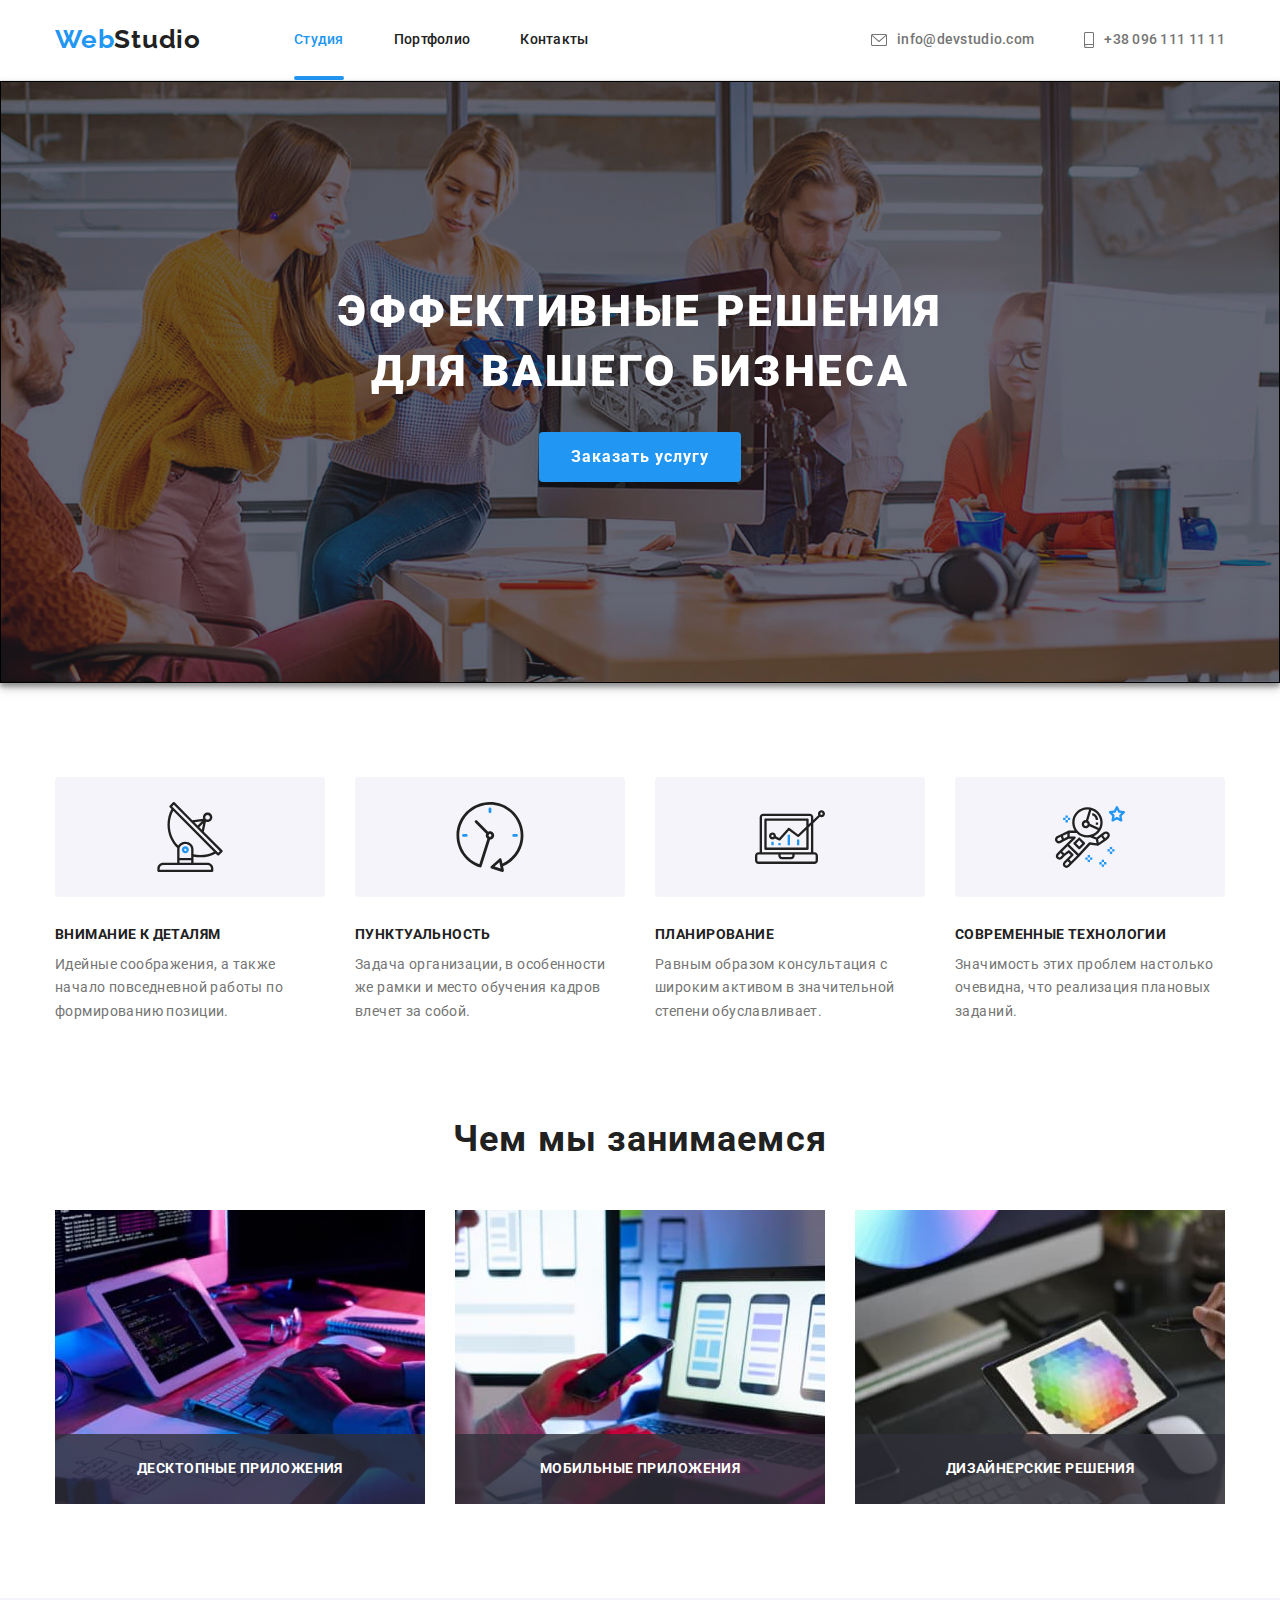
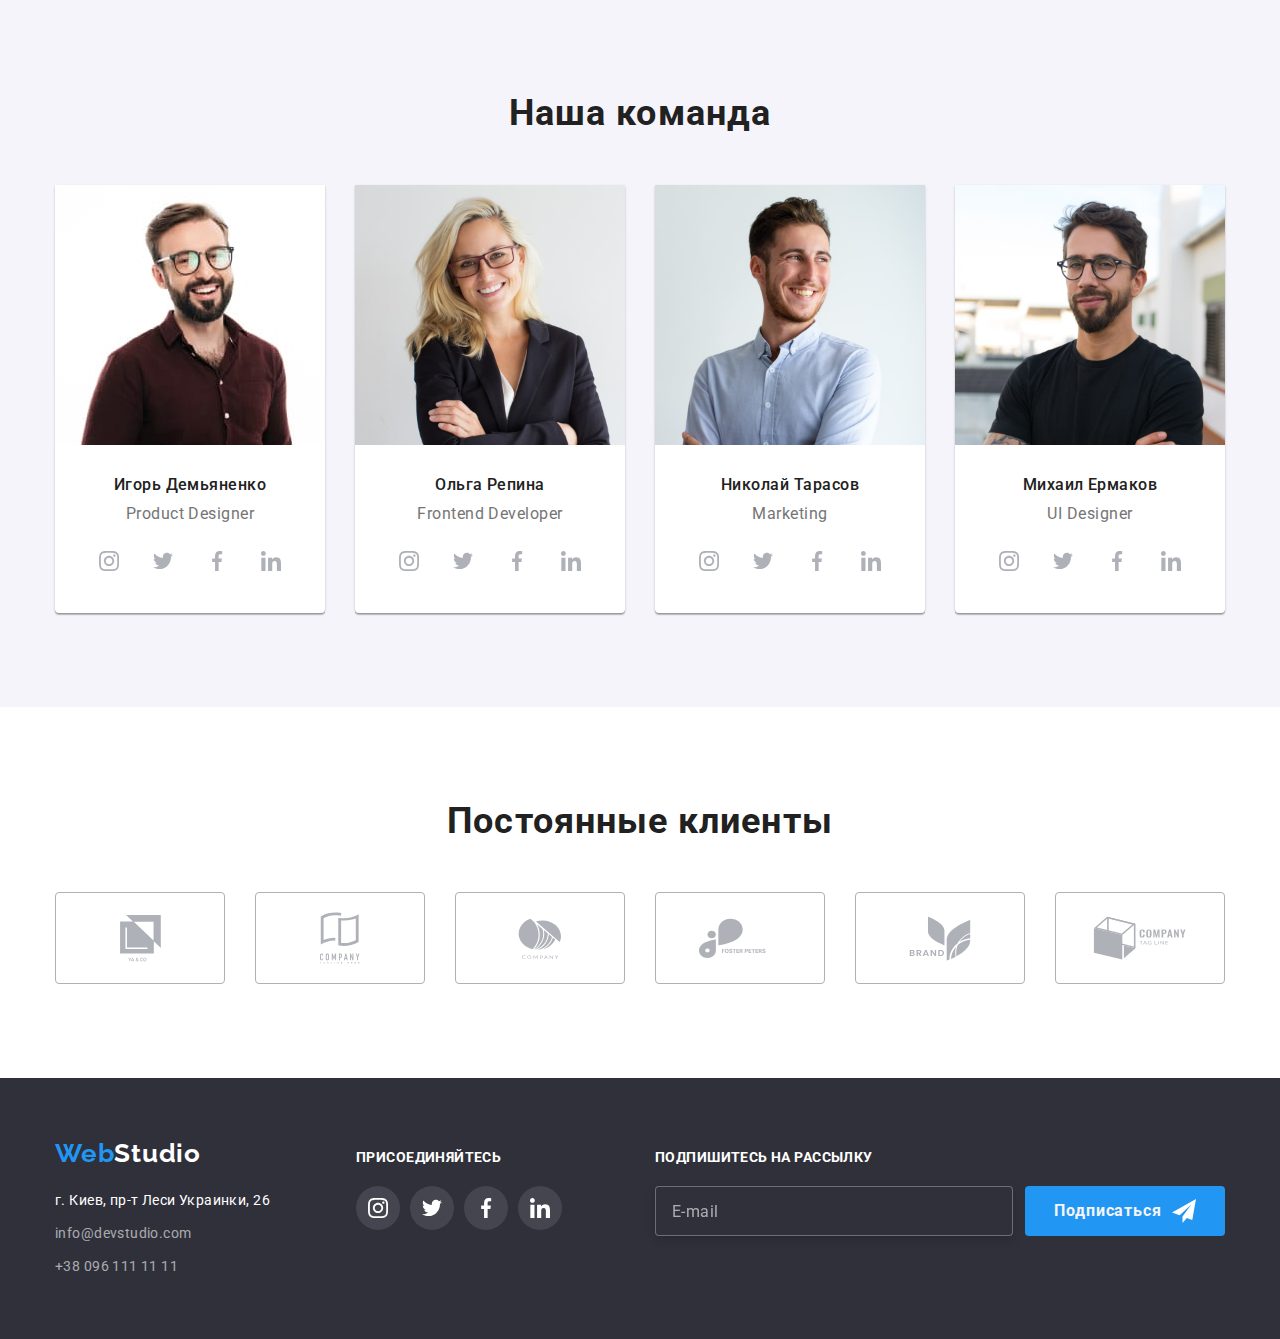
<file: index.html>
<!DOCTYPE html>
<html lang="ru">
  <head>
    <meta charset="UTF-8" />
    <meta http-equiv="X-UA-Compatible" content="IE=edge" />
    <meta name="viewport" content="width=device-width, initial-scale=1.0" />
    <title>WebStudio</title>
    <link rel="preconnect" href="https://fonts.gstatic.com" />
    <link
      href="https://fonts.googleapis.com/css2?family=Raleway:wght@700&family=Roboto:wght@400;500;700;900&display=swap"
      rel="stylesheet"
    />
    <link
      rel="stylesheet"
      href="https://cdnjs.cloudflare.com/ajax/libs/modern-normalize/1.0.0/modern-normalize.min.css"
    />
    <link rel="stylesheet" href="./css/styles.css" />
    <script src="./js/jquery-3.6.0.min.js"></script>
  </head>
  <body>
    <!-- header -->
    <header class="page-header">
      <div class="container header-container">
        <a href="./index.html" class="logo">Web<span class="logo-span-header">Studio</span></a>
        <nav class="page-nav">
          <ul class="nav-list list">
            <li class="nav-list-item">
              <a href="./index.html" class="current-page nav-link link">Студия</a>
            </li>
            <li class="nav-list-item">
              <a href="./portfolio.html" class="nav-link link">Портфолио</a>
            </li>
            <li class="nav-list-item" id="anchor"><a href="#contacts" class="nav-link link">Контакты</a></li>
          </ul>
        </nav>
        <ul class="header-contacts-list list">
          <li class="header-contacts-list-item">
            <a href="mailto:info@devstudio.com" class="header-contacts-link link">
              <svg class="envelope-icon">
                <use href="./images/icons.svg#icon-envelope"></use>
              </svg>
              info@devstudio.com
            </a>
          </li>
          <li class="header-contacts-list-item">
            <a href="tel:+380961111111" class="header-contacts-link link">
              <svg class="smartphone-icon">
                <use href="./images/icons.svg#icon-smartphone"></use>
              </svg>
              +38 096 111 11 11
            </a>
          </li>
        </ul>
      </div>
    </header>
    <!-- header -->
    <main>
      <!-- HERO section -->
      <section class="hero section">
        <div class="container hero-container">
          <h1 class="hero-title">Эффективные решения для вашего бизнеса</h1>
          <button data-modal-open type="button" class="button hero-button">Заказать услугу</button>
        </div>
      </section>
      <!-- HERO section -->

      <!-- advantages section -->
      <section class="advantages-section section">
        <div class="container advantages-container">
          <h2 class="hidden">Преимущества</h2>
          <ul class="advantages-list list">
            <li class="advantages-list-item">
              <div class="advantages-svg-background">
                <svg class="antenna-icon">
                  <use href="./images/icons.svg#icon-antenna"></use>
                </svg>
              </div>
              <h3 class="advantages-title title">Внимание к деталям</h3>
              <p class="advantages-text text">
                Идейные соображения, а также начало повседневной работы по формированию позиции.
              </p>
            </li>
            <li class="advantages-list-item">
              <div class="advantages-svg-background">
                <svg class="clock-icon">
                  <use href="./images/icons.svg#icon-clock"></use>
                </svg>
              </div>
              <h3 class="advantages-title title">Пунктуальность</h3>
              <p class="advantages-text text">
                Задача организации, в особенности же рамки и место обучения кадров влечет за собой.
              </p>
            </li>
            <li class="advantages-list-item">
              <div class="advantages-svg-background">
                <svg class="diagram-icon">
                  <use href="./images/icons.svg#icon-diagram"></use>
                </svg>
              </div>
              <h3 class="advantages-title title">Планирование</h3>
              <p class="advantages-text text">
                Равным образом консультация с широким активом в значительной степени обуславливает.
              </p>
            </li>
            <li class="advantages-list-item">
              <div class="advantages-svg-background">
                <svg class="astronaut-icon">
                  <use href="./images/icons.svg#icon-astronaut"></use>
                </svg>
              </div>
              <h3 class="advantages-title title">Современные технологии</h3>
              <p class="advantages-text text">
                Значимость этих проблем настолько очевидна, что реализация плановых заданий.
              </p>
            </li>
          </ul>
        </div>
      </section>
      <!-- advantages section -->

      <!-- what are we doing section -->
      <section class="what-are-we-doing-section section">
        <div class="container what-are-we-doing-container">
          <h2 class="what-are-we-doing-title title">Чем мы занимаемся</h2>
          <ul class="what-are-we-doing-list list">
            <li class="what-are-we-doing-list-item">
              <div class="img-wawd-container">
                <img
                  src="./images/layout.jpg"
                  alt="Разрабатываем макет"
                  width="370"
                  class="image"
                />
                <p class="wawd-text text">Десктопные приложения</p>
              </div>
            </li>
            <li class="what-are-we-doing-list-item">
              <div class="img-wawd-container">
                <img src="./images/layout1.jpg" alt="Адаптируем макет" width="370" class="image" />
                <p class="wawd-text text">Мобильные приложения</p>
              </div>
            </li>
            <li class="what-are-we-doing-list-item">
              <div class="img-wawd-container">
                <img src="./images/layout2.jpg" alt="Рисуем макет" width="370" class="image" />
                <p class="wawd-text text">Дизайнерские решения</p>
              </div>
            </li>
          </ul>
        </div>
      </section>
      <!-- what are we doing section -->

      <!-- our team section -->
      <section class="our-team-section section">
        <div class="container our-team-container">
          <h2 class="our-team-title title">Наша команда</h2>
          <ul class="our-team-list list">
            <li class="our-team-list-item">
              <img
                src="./images/ihor.jpg"
                alt="Член команды, Product Designer"
                width="270"
                class="img-team image"
              />

              <div class="our-team-text-container">
                <h3 class="our-team-second-title title">Игорь Демьяненко</h3>
                <p class="our-team-text text">Product Designer</p>
                <ul class="our-team-social-media-list list">
                  <li class="our-team-social-media-list-item">
                    <a href="" class="our-team-social-media-list-link link icon-container">
                      <svg class="our-team-social-media-list-item-icon color">
                        <use href="./images/icons.svg#icon-instagram"></use>
                      </svg>
                    </a>
                  </li>
                  <li class="our-team-social-media-list-item">
                    <a href="" class="our-team-social-media-list-link link icon-container">
                      <svg class="our-team-social-media-list-item-icon color">
                        <use href="./images/icons.svg#icon-twitter"></use>
                      </svg>
                    </a>
                  </li>
                  <li class="our-team-social-media-list-item">
                    <a href="" class="our-team-social-media-list-link link icon-container">
                      <svg class="our-team-social-media-list-item-icon color">
                        <use href="./images/icons.svg#icon-facebook"></use>
                      </svg>
                    </a>
                  </li>
                  <li class="our-team-social-media-list-item">
                    <a href="" class="our-team-social-media-list-link link icon-container">
                      <svg class="our-team-social-media-list-item-icon color">
                        <use href="./images/icons.svg#icon-linkedin"></use>
                      </svg>
                    </a>
                  </li>
                </ul>
              </div>
            </li>
            <li class="our-team-list-item">
              <img
                src="./images/olga.jpg"
                alt="Член команды, FrontEnd Developer"
                width="270"
                class="img-team image"
              />

              <div class="our-team-text-container">
                <h3 class="our-team-second-title title">Ольга Репина</h3>
                <p class="our-team-text text">Frontend Developer</p>
                <ul class="our-team-social-media-list list">
                  <li class="our-team-social-media-list-item">
                    <a href="" class="our-team-social-media-list-link link icon-container">
                      <svg class="our-team-social-media-list-item-icon color">
                        <use href="./images/icons.svg#icon-instagram"></use>
                      </svg>
                    </a>
                  </li>
                  <li class="our-team-social-media-list-item">
                    <a href="" class="our-team-social-media-list-link link icon-container">
                      <svg class="our-team-social-media-list-item-icon color">
                        <use href="./images/icons.svg#icon-twitter"></use>
                      </svg>
                    </a>
                  </li>
                  <li class="our-team-social-media-list-item">
                    <a href="" class="our-team-social-media-list-link link icon-container">
                      <svg class="our-team-social-media-list-item-icon color">
                        <use href="./images/icons.svg#icon-facebook"></use>
                      </svg>
                    </a>
                  </li>
                  <li class="our-team-social-media-list-item">
                    <a href="" class="our-team-social-media-list-link link icon-container">
                      <svg class="our-team-social-media-list-item-icon color">
                        <use href="./images/icons.svg#icon-linkedin"></use>
                      </svg>
                    </a>
                  </li>
                </ul>
              </div>
            </li>
            <li class="our-team-list-item">
              <img
                src="./images/nikolay.jpg"
                alt="Член команды, Marketing"
                width="270"
                class="img-team image"
              />

              <div class="our-team-text-container">
                <h3 class="our-team-second-title title">Николай Тарасов</h3>
                <p class="our-team-text text">Marketing</p>
                <ul class="our-team-social-media-list list">
                  <li class="our-team-social-media-list-item">
                    <a href="" class="our-team-social-media-list-link link icon-container">
                      <svg class="our-team-social-media-list-item-icon color">
                        <use href="./images/icons.svg#icon-instagram"></use>
                      </svg>
                    </a>
                  </li>
                  <li class="our-team-social-media-list-item">
                    <a href="" class="our-team-social-media-list-link link icon-container">
                      <svg class="our-team-social-media-list-item-icon color">
                        <use href="./images/icons.svg#icon-twitter"></use>
                      </svg>
                    </a>
                  </li>
                  <li class="our-team-social-media-list-item">
                    <a href="" class="our-team-social-media-list-link link icon-container">
                      <svg class="our-team-social-media-list-item-icon color">
                        <use href="./images/icons.svg#icon-facebook"></use>
                      </svg>
                    </a>
                  </li>
                  <li class="our-team-social-media-list-item">
                    <a href="" class="our-team-social-media-list-link link icon-container">
                      <svg class="our-team-social-media-list-item-icon color">
                        <use href="./images/icons.svg#icon-linkedin"></use>
                      </svg>
                    </a>
                  </li>
                </ul>
              </div>
            </li>
            <li class="our-team-list-item">
              <img
                src="./images/michael.jpg"
                alt="Член команды, UI Designer"
                width="270"
                class="img-team image"
              />

              <div class="our-team-text-container">
                <h3 class="our-team-second-title title">Михаил Ермаков</h3>
                <p class="our-team-text text">UI Designer</p>
                <ul class="our-team-social-media-list list">
                  <li class="our-team-social-media-list-item">
                    <a href="" class="our-team-social-media-list-link link icon-container">
                      <svg class="our-team-social-media-list-item-icon color">
                        <use href="./images/icons.svg#icon-instagram"></use>
                      </svg>
                    </a>
                  </li>
                  <li class="our-team-social-media-list-item">
                    <a href="" class="our-team-social-media-list-link link icon-container">
                      <svg class="our-team-social-media-list-item-icon color">
                        <use href="./images/icons.svg#icon-twitter"></use>
                      </svg>
                    </a>
                  </li>
                  <li class="our-team-social-media-list-item">
                    <a href="" class="our-team-social-media-list-link link icon-container">
                      <svg class="our-team-social-media-list-item-icon color">
                        <use href="./images/icons.svg#icon-facebook"></use>
                      </svg>
                    </a>
                  </li>
                  <li class="our-team-social-media-list-item">
                    <a href="" class="our-team-social-media-list-link link icon-container">
                      <svg class="our-team-social-media-list-item-icon color">
                        <use href="./images/icons.svg#icon-linkedin"></use>
                      </svg>
                    </a>
                  </li>
                </ul>
              </div>
            </li>
          </ul>
        </div>
      </section>

      <section class="clients-section section">
        <div class="clients-section-container container">
          <h2 class="clients-title title">Постоянные клиенты</h2>
          <ul class="clients-list list">
            <li class="clients-list-item">
              <a href="" class="clients-list-item-link client-icon-container link">
                <svg class="client-icon client1 color">
                  <use href="./images/icons.svg#icon-client1"></use>
                </svg>
              </a>
            </li>
            <li class="clients-list-item">
              <a href="" class="clients-list-item-link client-icon-container link">
                <svg class="client-icon client2 color">
                  <use href="./images/icons.svg#icon-client2"></use>
                </svg>
              </a>
            </li>
            <li class="clients-list-item">
              <a href="" class="clients-list-item-link client-icon-container link">
                <svg class="client-icon client3 color">
                  <use href="./images/icons.svg#icon-client3"></use>
                </svg>
              </a>
            </li>
            <li class="clients-list-item">
              <a href="" class="clients-list-item-link client-icon-container link">
                <svg class="client-icon client4 color">
                  <use href="./images/icons.svg#icon-client4"></use>
                </svg>
              </a>
            </li>
            <li class="clients-list-item">
              <a href="" class="clients-list-item-link client-icon-container link">
                <svg class="client-icon client5 color">
                  <use href="./images/icons.svg#icon-client5"></use>
                </svg>
              </a>
            </li>
            <li class="clients-list-item">
              <a href="" class="clients-list-item-link client-icon-container link">
                <svg class="client-icon client6 color">
                  <use href="./images/icons.svg#icon-client6"></use>
                </svg>
              </a>
            </li>
          </ul>
        </div>
      </section>
      <!-- our team section -->
    </main>
    <!-- footer -->
    <footer class="page-footer">
      <div class="container footer-container">
        <div class="address-container">
          <a href="./index.html" class="logo">Web<span class="footer-logo">Studio</span></a>
          <address class="page-address" id="contacts">
            <p class="address-text text">г. Киев, пр-т Леси Украинки, 26</p>
            <ul class="address-list list">
              <li class="address-list-item">
                <a href="mailto:info@devstudio.com" class="address-link link">info@devstudio.com</a>
              </li>
              <li class="address-list-item">
                <a href="tel:+380961111111" class="address-link link">+38 096 111 11 11</a>
              </li>
            </ul>
          </address>
        </div>
        <div class="social-media-container">
          <section class="social-media-section section">
            <h2 class="footer-soc-media-title">Наши социальные сети</h2>
            <p class="social-media-section-text text">присоединяйтесь</p>
            <ul class="social-media-list list">
              <li class="social-media-list-item">
                <a href="" class="social-media-list-item-link link">
                  <svg class="social-media-icon">
                    <use href="./images/icons.svg#icon-instagram"></use>
                  </svg>
                </a>
              </li>
              <li class="social-media-list-item">
                <a href="" class="social-media-list-item-link link">
                  <svg class="social-media-icon">
                    <use href="./images/icons.svg#icon-twitter"></use>
                  </svg>
                </a>
              </li>
              <li class="social-media-list-item">
                <a href="" class="social-media-list-item-link link">
                  <svg class="social-media-icon">
                    <use href="./images/icons.svg#icon-facebook"></use>
                  </svg>
                </a>
              </li>
              <li class="social-media-list-item">
                <a href="" class="social-media-list-item-link link">
                  <svg class="social-media-icon">
                    <use href="./images/icons.svg#icon-linkedin"></use>
                  </svg>
                </a>
              </li>
            </ul>
          </section>
        </div>
        <div class="mailing-form-container">
          <form name="mailing">
            <label for="subscribe-on-mailing" class="mailing-form-label text">Подпишитесь на рассылку</label>
            <div class="input-container">
            <input type="email" id="subscribe-on-mailing" name="email" placeholder="E-mail" class="email-input-area">
            <button type="submit" class="subscribe-mailing-button button">Подписаться 
              <svg class="icon-send">
              <use href="./images/icons.svg#icon-send"></use>
            </svg>
          </button>
            </div>
          </form>
        </div>
      </div>
    </footer>
    <!-- footer -->
    <div class="backdrop is-hidden" data-modal>
      <div class="modal">
        <button type="button" class="close-button" data-modal-close>
          <svg class="close-icon">
            <use href="./images/icons.svg#icon-close"></use>
          </svg>
        </button>
        <div class="re-call-form-container">
          <form name="re-call" class="re-call-form">
            <b class="re-call-text">Оставьте свои данные, мы вам перезвоним</b>
            <div class="form-field">
              <label for="name" class="form-label text">Имя</label>
              <input type="text" id="name" name="name" class="form-input">
              <svg class="input-icon">
                <use href="./images/icons.svg#icon-name-input"></use>
              </svg>
            </div>
            <div class="form-field">
              <label for="tel" class="form-label text">Телефон</label>
              <input type="tel" id="tel" name="tel" class="form-input">
              <svg class="input-icon">
                <use href="./images/icons.svg#icon-tel-input"></use>
              </svg>
            </div>
            <div class="form-field">
              <label for="email" class="form-label text">Почта</label>
              <input type="email" id="email" name="email" class="form-input">
              <svg class="input-icon">
                <use href="./images/icons.svg#icon-mail-input"></use>
              </svg>
            </div>
            <div class="form-field comment">
              <label for="comment" class="form-label text">Комментарий</label>
              <textarea name="comment" id="comment" class="form-textarea"></textarea>
            </div>
            <div class="form-field terms-of-use-container">
              <label class="form-checkbox-text">
                <input type="checkbox" value="agree" name="terms-of-use" class="form-checkbox">
                    <svg class="checkbox-icon">
                      <use href="./images/icons.svg#icon-check"></use>
                    </svg>
                  Соглашаюсь с рассылкой и принимаю 
                <a href="" class="terms-of-use-link">Условия договора</a>
              </label>
            </div>
            <button type="submit" class="form-button button">Отправить</button>
          </form>
        </div>
      </div>
    </div>
    <script src="./js/modal.js"></script>
    <script src="./js/scroll.js"></script>
  </body>
</html>
</file>
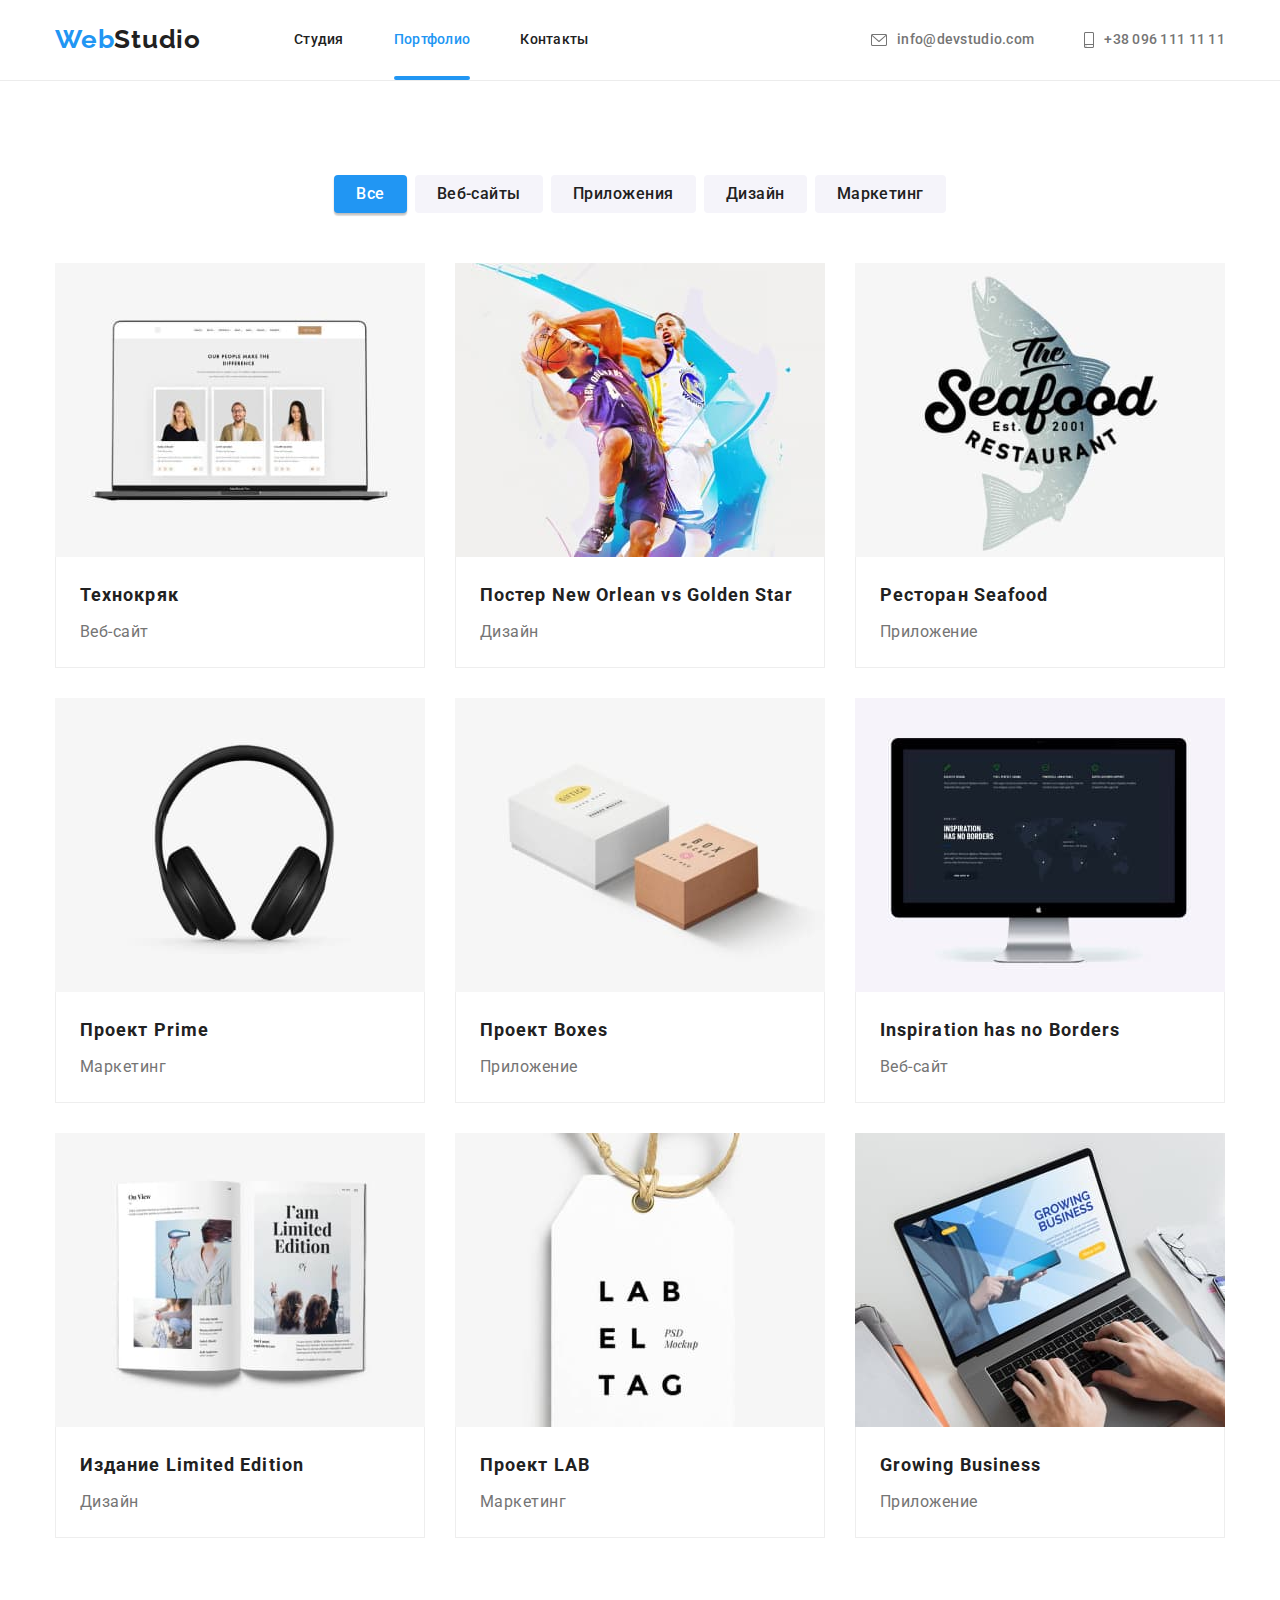
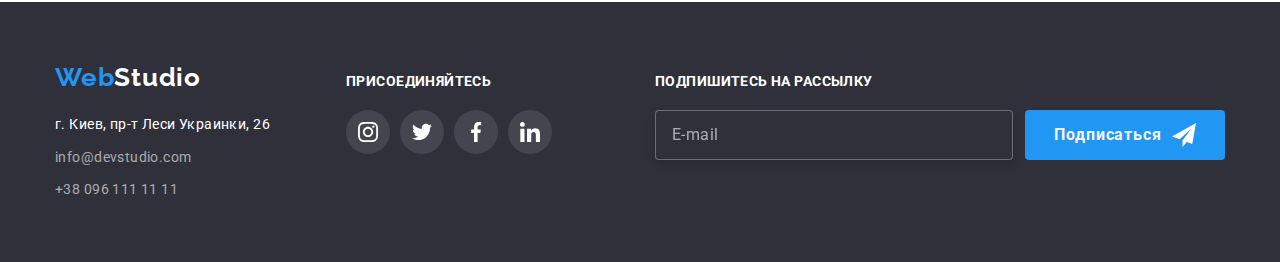
<file: portfolio.html>
<!DOCTYPE html>
<html lang="ru">
  <head>
    <meta charset="UTF-8" />
    <meta http-equiv="X-UA-Compatible" content="IE=edge" />
    <meta name="viewport" content="width=device-width, initial-scale=1.0" />
    <title>WebStudio</title>
    <link rel="preconnect" href="https://fonts.gstatic.com" />
    <link
      href="https://fonts.googleapis.com/css2?family=Raleway:wght@700&family=Roboto:wght@400;500;700;900&display=swap"
      rel="stylesheet"
    />
    <link
      rel="stylesheet"
      href="https://cdnjs.cloudflare.com/ajax/libs/modern-normalize/1.0.0/modern-normalize.min.css"
    />
    <link rel="stylesheet" href="./css/styles.css" />
    <script src="./js/jquery-3.6.0.min.js"></script>
  </head>
  <body>
    <!-- header -->
    <header class="page-header">
      <div class="container header-container">
        <a href="./index.html" class="logo">Web<span class="logo-span-header">Studio</span></a>
        <nav class="page-nav">
          <ul class="nav-list list">
            <li class="nav-list-item">
              <a href="./index.html" class="nav-link link">Студия</a>
            </li>
            <li class="nav-list-item">
              <a href="./portfolio.html" class="current-page nav-link link nav-anchor">Портфолио</a>
            </li>
            <li class="nav-list-item" id="anchor"><a href="#contacts" class="nav-link link">Контакты</a></li>
          </ul>
        </nav>
        <ul class="header-contacts-list list">
          <li class="header-contacts-list-item">
            <a href="mailto:info@devstudio.com" class="header-contacts-link link">
              <svg class="envelope-icon">
                <use href="./images/icons.svg#icon-envelope"></use>
              </svg>
              info@devstudio.com
            </a>
          </li>
          <li class="header-contacts-list-item">
            <a href="tel:+380961111111" class="header-contacts-link link">
              <svg class="smartphone-icon">
                <use href="./images/icons.svg#icon-smartphone"></use>
              </svg>
              +38 096 111 11 11
            </a>
          </li>
        </ul>
      </div>
    </header>
    <!-- header -->
    <main>
      <!-- portfolio section -->
      <section class="portfolio-section section">
        <div class="container portfolio-container">
          <h1 class="hidden">Наше Портфолио</h1>
          <!-- filter buttons -->
          <ul class="filter-buttons list">
            <li class="filter-buttons-item">
              <button type="button" class="button current-button">Все</button>
            </li>
            <li class="filter-buttons-item">
              <button type="button" class="button">Веб-сайты</button>
            </li>
            <li class="filter-buttons-item">
              <button type="button" class="button">Приложения</button>
            </li>
            <li class="filter-buttons-item">
              <button type="button" class="button">Дизайн</button>
            </li>
            <li class="filter-buttons-item">
              <button type="button" class="button">Маркетинг</button>
            </li>
          </ul>
          <!-- filter buttons -->

          <!-- portfolio list -->
          <ul class="portfolio-list list">
            <li class="portfolio-list-item">
              <a href="" class="portfolio-list-link link">
                <div class="card-wrapper">
                  <div class="img-portfolio-container">
                    <img
                      src="./images/technokryak.jpg"
                      alt="Веб-сайт"
                      width="370"
                      class="img-portfolio image"
                    />
                    <div class="portfolio-img-overlay">
                      <p class="portfolio-non-hovered-text text">
                        Технокряк это современная площадка распространения коронавируса. Компании
                        используют эту платформу для цифрового шпионажа и атак на защищённые сервера
                        конкурентов.
                      </p>
                    </div>
                  </div>
                  <div class="text-wrapper">
                    <h2 class="portfolio-title title">Технокряк</h2>
                    <p class="portfolio-text text">Веб-сайт</p>
                  </div>
                </div>
              </a>
            </li>
            <li class="portfolio-list-item">
              <a href="" class="portfolio-list-link link">
                <div class="card-wrapper">
                  <div class="img-portfolio-container">
                    <img
                      src="./images/design.jpg"
                      alt="Дизайн"
                      width="370"
                      class="img-portfolio image"
                    />
                    <div class="portfolio-img-overlay">
                      <p class="portfolio-non-hovered-text text">
                        Технокряк это современная площадка распространения коронавируса. Компании
                        используют эту платформу для цифрового шпионажа и атак на защищённые сервера
                        конкурентов.
                      </p>
                    </div>
                  </div>
                  <div class="text-wrapper">
                    <h2 class="portfolio-title title">Постер New Orlean vs Golden Star</h2>
                    <p class="portfolio-text text">Дизайн</p>
                  </div>
                </div>
              </a>
            </li>
            <li class="portfolio-list-item">
              <a href="" class="portfolio-list-link link">
                <div class="card-wrapper">
                  <div class="img-portfolio-container">
                    <img
                      src="./images/app.jpg"
                      alt="Приложение"
                      width="370"
                      class="img-portfolio image"
                    />
                    <div class="portfolio-img-overlay">
                      <p class="portfolio-non-hovered-text text">
                        Технокряк это современная площадка распространения коронавируса. Компании
                        используют эту платформу для цифрового шпионажа и атак на защищённые сервера
                        конкурентов.
                      </p>
                    </div>
                  </div>
                  <div class="text-wrapper">
                    <h2 class="portfolio-title title">Ресторан Seafood</h2>
                    <p class="portfolio-text text">Приложение</p>
                  </div>
                </div>
              </a>
            </li>
            <li class="portfolio-list-item">
              <a href="" class="portfolio-list-link link">
                <div class="card-wrapper">
                  <div class="img-portfolio-container">
                    <img
                      src="./images/marketing.jpg"
                      alt="Маркетинг"
                      width="370"
                      class="img-portfolio image"
                    />
                    <div class="portfolio-img-overlay">
                      <p class="portfolio-non-hovered-text text">
                        Технокряк это современная площадка распространения коронавируса. Компании
                        используют эту платформу для цифрового шпионажа и атак на защищённые сервера
                        конкурентов.
                      </p>
                    </div>
                  </div>
                  <div class="text-wrapper">
                    <h2 class="portfolio-title title">Проект Prime</h2>
                    <p class="portfolio-text text">Маркетинг</p>
                  </div>
                </div>
              </a>
            </li>
            <li class="portfolio-list-item">
              <a href="" class="portfolio-list-link link">
                <div class="card-wrapper">
                  <div class="img-portfolio-container">
                    <img
                      src="./images/app-boxes.jpg"
                      alt="Приложение"
                      width="370"
                      class="img-portfolio image"
                    />
                    <div class="portfolio-img-overlay">
                      <p class="portfolio-non-hovered-text text">
                        Технокряк это современная площадка распространения коронавируса. Компании
                        используют эту платформу для цифрового шпионажа и атак на защищённые сервера
                        конкурентов.
                      </p>
                    </div>
                  </div>
                  <div class="text-wrapper">
                    <h2 class="portfolio-title title">Проект Boxes</h2>
                    <p class="portfolio-text text">Приложение</p>
                  </div>
                </div>
              </a>
            </li>
            <li class="portfolio-list-item">
              <a href="" class="portfolio-list-link link">
                <div class="card-wrapper">
                  <div class="img-portfolio-container">
                    <img
                      src="./images/website.jpg"
                      alt="Веб-сайт"
                      width="370"
                      class="img-portfolio image"
                    />
                    <div class="portfolio-img-overlay">
                      <p class="portfolio-non-hovered-text text">
                        Технокряк это современная площадка распространения коронавируса. Компании
                        используют эту платформу для цифрового шпионажа и атак на защищённые сервера
                        конкурентов.
                      </p>
                    </div>
                  </div>
                  <div class="text-wrapper">
                    <h2 class="portfolio-title title">Inspiration has no Borders</h2>
                    <p class="portfolio-text text">Веб-сайт</p>
                  </div>
                </div>
              </a>
            </li>
            <li class="portfolio-list-item">
              <a href="" class="portfolio-list-link link">
                <div class="card-wrapper">
                  <div class="img-portfolio-container">
                    <img
                      src="./images/design-limited.jpg"
                      alt="Дизайн"
                      width="370"
                      class="img-portfolio image"
                    />
                    <div class="portfolio-img-overlay">
                      <p class="portfolio-non-hovered-text text">
                        Технокряк это современная площадка распространения коронавируса. Компании
                        используют эту платформу для цифрового шпионажа и атак на защищённые сервера
                        конкурентов.
                      </p>
                    </div>
                  </div>
                  <div class="text-wrapper">
                    <h2 class="portfolio-title title">Издание Limited Edition</h2>
                    <p class="portfolio-text text">Дизайн</p>
                  </div>
                </div>
              </a>
            </li>
            <li class="portfolio-list-item">
              <a href="" class="portfolio-list-link link">
                <div class="card-wrapper">
                  <div class="img-portfolio-container">
                    <img
                      src="./images/marketing-lab.jpg"
                      alt="Маркетинг"
                      width="370"
                      class="img-portfolio image"
                    />
                    <div class="portfolio-img-overlay">
                      <p class="portfolio-non-hovered-text text">
                        Технокряк это современная площадка распространения коронавируса. Компании
                        используют эту платформу для цифрового шпионажа и атак на защищённые сервера
                        конкурентов.
                      </p>
                    </div>
                  </div>
                  <div class="text-wrapper">
                    <h2 class="portfolio-title title">Проект LAB</h2>
                    <p class="portfolio-text text">Маркетинг</p>
                  </div>
                </div>
              </a>
            </li>
            <li class="portfolio-list-item">
              <a href="" class="portfolio-list-link link">
                <div class="card-wrapper">
                  <div class="img-portfolio-container">
                    <img
                      src="./images/app-buisness.jpg"
                      alt="Приложение"
                      width="370"
                      class="img-portfolio image"
                    />
                    <div class="portfolio-img-overlay">
                      <p class="portfolio-non-hovered-text text">
                        Технокряк это современная площадка распространения коронавируса. Компании
                        используют эту платформу для цифрового шпионажа и атак на защищённые сервера
                        конкурентов.
                      </p>
                    </div>
                  </div>
                  <div class="text-wrapper">
                    <h2 class="portfolio-title title">Growing Business</h2>
                    <p class="portfolio-text text">Приложение</p>
                  </div>
                </div>
              </a>
            </li>
          </ul>
          <!-- portfolio list -->
        </div>
      </section>
      <!-- portfolio section -->
    </main>
    <!-- footer -->
    <footer class="page-footer">
      <div class="container footer-container">
        <div class="address-container">
          <a href="./index.html" class="logo">Web<span class="footer-logo">Studio</span></a>
          <address class="page-address" id="contacts">
            <p class="address-text text">г. Киев, пр-т Леси Украинки, 26</p>
            <ul class="address-list list">
              <li class="address-list-item">
                <a href="mailto:info@devstudio.com" class="address-link link">info@devstudio.com</a>
              </li>
              <li class="address-list-item">
                <a href="tel:+380961111111" class="address-link link">+38 096 111 11 11</a>
              </li>
            </ul>
          </address>
        </div>
        <div>
          <section class="social-media-section section">
            <h2 class="footer-soc-media-title">Наши социальные сети</h2>
            <p class="social-media-section-text text">присоединяйтесь</p>
            <ul class="social-media-list list">
              <li class="social-media-list-item">
                <a href="" class="social-media-list-item-link link">
                  <svg class="social-media-icon">
                    <use href="./images/icons.svg#icon-instagram"></use>
                  </svg>
                </a>
              </li>
              <li class="social-media-list-item">
                <a href="" class="social-media-list-item-link link">
                  <svg class="social-media-icon">
                    <use href="./images/icons.svg#icon-twitter"></use>
                  </svg>
                </a>
              </li>
              <li class="social-media-list-item">
                <a href="" class="social-media-list-item-link link">
                  <svg class="social-media-icon">
                    <use href="./images/icons.svg#icon-facebook"></use>
                  </svg>
                </a>
              </li>
              <li class="social-media-list-item">
                <a href="" class="social-media-list-item-link link">
                  <svg class="social-media-icon">
                    <use href="./images/icons.svg#icon-linkedin"></use>
                  </svg>
                </a>
              </li>
            </ul>
          </section>
        </div>
        <div class="mailing-form-container">
          <form name="mailing" autocomplete="">
            <label for="subscribe-on-mailing" class="mailing-form-label text">Подпишитесь на рассылку</label>
            <div class="input-container">
            <input type="email" id="subscribe-on-mailing" name="email" placeholder="E-mail" class="email-input-area">
            <button type="submit" class="subscribe-mailing-button button">Подписаться 
              <svg class="icon-send">
              <use href="./images/icons.svg#icon-send"></use>
            </svg>
          </button>
            </div>
          </form>
        </div>
      </div>
    </footer>
    <!-- footer -->
    <script src="./js/scroll.js"></script>
  </body>
</html>
</file>
<file: css/styles.css>
:root {
  --main-active-color: #2196f3;
  --background-color: #ffffff;
  --title-color: #212121;
  --hero-background-color: #2f303a;
  --text-color: #757575;
  --transparent-white-color: rgba(255, 255, 255, 0.6);
  --white-buttons-color: #f5f4fa;
  --header-border: #ececec;
  --portfolio-item-border: #eeeeee;
  --social-meadia-logo: #afb1b8;
  --wawd-text-color: rgba(47, 48, 58, 0.8);
  --card-overlay-color: rgba(33, 150, 243, 0.9);
  --backdrop-color: rgba(0, 0, 0, 0.2);
  --transition: cubic-bezier(0.4, 0, 0.2, 1);
  --close-border-color: rgba(0, 0, 0, 0.1);
  --form-input-border-color: rgba(33, 33, 33, 0.2);
}

/* body styles */
body {
  background-color: var(--background-color);
  font-family: Roboto, sans-serif;
  font-style: normal;
}

ul {
  margin: 0;
  padding: 0;
}

image {
  display: block;
  max-width: 100%;
  height: auto;
}
/* body styles */

/* HIDDEN */
.hidden {
  color: transparent;

  font-size: 0px;
  line-height: 0;
}
/* HIDDEN */

/* container */
.container {
  width: 1200px;
  padding-left: 15px;
  padding-right: 15px;
  margin-left: auto;
  margin-right: auto;
}
/* container */

/* section defolt top and bootom paddings */
.section {
  padding-top: 94px;
  padding-bottom: 94px;
}
/* section defolt top and bootom paddings */

/* add text and title defolt styles */
.title {
  font-weight: 700;
  font-size: 14px;
  line-height: 1.14;
  letter-spacing: 0.03em;

  color: var(--title-color);
}

.text {
  font-weight: 400;
  font-size: 14px;
  line-height: 1.71;
  letter-spacing: 0.03em;

  color: var(--text-color);
}
/* add text and title defolt styles */

/* add button defolt button styles */
.button {
  cursor: pointer;
  border: 0px;

  font-weight: 500;
  font-size: 16px;
  line-height: 1.62;
  text-align: center;
  letter-spacing: 0.03em;
  white-space: nowrap;

  transition: color 250ms var(--transition),
  background-color 250ms var(--transition), 
  box-shadow 250ms var(--transition);

  color: var(--title-color);
  background-color: var(--white-buttons-color);

  padding: 6px 22px;
  border-radius: 4px;
}

.button:hover,
.button:focus {
  color: var(--background-color);
  background-color: var(--main-active-color);
}

.current-button {
  color: var(--background-color);
  background-color: var(--main-active-color);
}
/* add button defolt button styles */

/* delete styles for links and lists */
.link {
  text-decoration: none;
  color: var(--title-color);
  /* transition: color 250ms cubic-bezier(0.4, 0, 0.2, 1),
    background-color 250ms cubic-bezier(0.4, 0, 0.2, 1); */
}

.color {
  transition: fill 250ms cubic-bezier(0.4, 0, 0.2, 1);
}

.list {
  list-style: none;
}
/* delete styles for links and lists */

.image {
  display: block;
}

/* add my own defolt link styles */
.link:hover,
.link:focus {
  color: var(--main-active-color);
  /* transition: color 250ms cubic-bezier(0.4, 0, 0.2, 1); */
}
/* add my own defolt link styles */

/* backdrop */
.backdrop.is-hidden,
.backdrop {
  position: fixed;

  top: 0;
  left: 0;

  width: 100%;
  height: 100%;

  opacity: 0;
  pointer-events: none;

  transition: opacity 250ms var(--transition), transform 250ms var(--transition);

  background-color: var(--backdrop-color);
}

.backdrop {
  opacity: 1;
  pointer-events: all;
}

/* modal */
.backdrop.is-hidden .modal {
  transform: translate(-50%, -50%) scale(1.1);
  border-radius: 10px;
  opacity: 0;
}

.modal {
  position: absolute;

  top: 50%;
  left: 50%;

  width: 528px;
  height: 581px;

  padding-top: 40px;
  padding-bottom: 40px;
  padding-right: 39px;
  padding-left: 41px;

  border-radius: 0;

  opacity: 1;

  transform: translate(-50%, -50%) scale(1);
  transition: transform 250ms var(--transition), 
  opacity 250ms var(--transition),
  border-radius 250ms var(--transition);

  background-color: var(--background-color);
}

/* close container */
.close-button {
  position: absolute;

  top: 8px;
  right: 8px;

  width: 30px;
  height: 30px;
  border: 1px solid var(--close-border-color);
  border-radius: 50%;

  cursor: pointer;

  background-color: var(--background-color);
}

.close-button:hover .close-icon, 
.close-button:focus .close-icon{
  fill: var(--main-active-color);
  transition: fill 250ms var(--transition);
}

.close-icon {
  width: 11px;
  height: 11px;

  position: absolute;

  top: 50%;
  left: 50%;

  transform: translate(-50%, -50%);
}
/* close container */

/* modal */

/* backdrop */

/* header */
.page-header {
  border-bottom: 1px solid var(--header-border);
}

.header-container {
  display: flex;
  align-items: center;
}

.logo {
  color: var(--main-active-color);

  font-family: Raleway;
  font-weight: 700;
  font-size: 26px;
  line-height: 1.19;
  letter-spacing: 0.03em;
  text-decoration: none;

  padding-top: 24px;
  padding-bottom: 25px;
  margin-right: 93px;
}

.logo-span-header {
  color: var(--title-color);
}

.page-nav {
  margin-right: auto;
}

.nav-list {
  display: flex;
  padding: 0;
  margin-top: 0;
  margin-bottom: 0;
}

.current-page.nav-link {
  color: var(--main-active-color);
}

.nav-anchor:focus {
  color: var(--title-color)
}

.current-page {
  position: relative;
}

.current-page::after {
  content: '';

  position: absolute;

  border: 2px solid var(--main-active-color);
  border-radius: 2px;
  background-color: var(--main-active-color);

  bottom: 0;
  left: 0;
  width: 100%;
}

.nav-link {
  font-weight: 500;
  font-size: 14px;
  line-height: 1.14;
  letter-spacing: 0.02em;

  transition: color 250ms var(--transition);

  color: var(--title-color);

  display: block;
  padding-top: 32px;
  padding-bottom: 32px;
}

.nav-list-item:not(:last-child) {
  margin-right: 50px;
}

.header-contacts-list {
  display: flex;
  padding-left: 0;
  margin-top: 0;
  margin-bottom: 0;
}

.header-contacts-list-item:not(:last-child) {
  margin-right: 50px;
}

.header-contacts-link {
  font-weight: 500;
  font-size: 14px;
  line-height: 1.14;
  letter-spacing: 0.02em;

  display: flex;
  align-items: center;

  transition: color 250ms var(--transition);

  padding-top: 32px;
  padding-bottom: 32px;
  
  color: var(--text-color);
}

.envelope-icon {
  fill: currentColor;

  display: block;
  width: 16px;
  height: 12px;
  margin-right: 10px;
}

.smartphone-icon {
  fill: currentColor;

  width: 10px;
  height: 16px;
  margin-right: 10px;
}

/* header */

/* main studio(index)*/
/* main studio(index)*/
/* main studio(index)*/

/* hero section */
.hero {
  border: 1px solid #000000;
  box-shadow: 0px 4px 4px rgba(0, 0, 0, 0.25);
  filter: drop-shadow(0px 4px 4px rgba(0, 0, 0, 0.25));

  /* background-image: ; */
  background-image: linear-gradient(to right, rgba(47, 48, 58, 0.4), rgba(47, 48, 58, 0.4)),
    url('../images/hero1.jpg');
  background-repeat: no-repeat;
  max-width: 1600px;
  background-position: center;
  background-size: cover;

  background-color: var(--hero-background-color);

  padding-top: 200px;
  padding-bottom: 200px;
  margin: 0 auto;
}

.hero-container {
  text-align: center;
  /* background-color: var(--hero-background-color); */
}

.hero-title {
  font-weight: 900;
  font-size: 44px;
  line-height: 1.36;
  letter-spacing: 0.06em;
  text-transform: uppercase;
  text-align: center;

  color: var(--background-color);

  margin-left: auto;
  margin-right: auto;
  margin-bottom: 30px;
  margin-top: 0;
  display: block;
  width: 696px;
}

.hero-button {
  font-family: Roboto;
  font-style: normal;
  font-weight: 700;
  font-size: 16px;
  line-height: 1.87;
  letter-spacing: 0.06em;
  text-align: center;

  color: var(--background-color);
  background-color: var(--main-active-color);

  display: block;
  padding: 10px 32px;
  border-radius: 4px;
  box-shadow: 0px 4px 4px rgba(0, 0, 0, 0.15);
  margin: 0 auto;
}
/* hero section */

/* advantages section */

.advantages-list {
  display: flex;
  padding-left: 0;
  margin-top: 0;
  margin-bottom: 0;
}

.advantages-list-item:not(:last-child) {
  margin-right: 30px;
}

.advantages-svg-background {
  width: 270px;
  height: 120px;

  border-radius: 4px;
  margin-bottom: 30px;

  display: flex;
  justify-content: center;
  align-items: center;

  background-color: var(--white-buttons-color);
}

.antenna-icon {
  width: 70px;
  height: 70px;
}

.clock-icon {
  width: 70px;
  height: 70px;
}

.diagram-icon {
  width: 70px;
  height: 70px;
}

.astronaut-icon {
  width: 70px;
  height: 70px;
}

.advantages-title {
  text-transform: uppercase;
  margin-top: 0;
  margin-bottom: 10px;
}

.advantages-text {
  margin-top: 0;
  margin-bottom: 0;
}
/* advantages section */

/* what are we doing section */
.what-are-we-doing-section {
  padding-top: 0;
}

.what-are-we-doing-title {
  font-size: 36px;
  line-height: 1.17;
  text-align: center;

  margin-top: 0;
  margin-bottom: 50px;
}

.what-are-we-doing-list {
  display: flex;
  padding-left: 0;
}

.what-are-we-doing-list-item:not(:last-child) {
  margin-right: 30px;
}

.img-wawd-container {
  position: relative;
}

.wawd-text {
  font-weight: 700;
  line-height: 1.14;
  text-align: center;
  text-transform: uppercase;

  margin: 0;

  position: absolute;

  bottom: 0;
  left: 0;

  width: 100%;
  height: 70px;

  display: flex;
  align-items: center;
  justify-content: center;

  color: var(--background-color);
  background-color: var(--wawd-text-color);
}

/* what are we doing section */

/* our team section */
.our-team-section {
  background-color: var(--white-buttons-color);
}

.our-team-title {
  font-size: 36px;
  line-height: 1.17;
  text-align: center;
  margin-top: 0;
  margin-bottom: 50px;
}

.our-team-list {
  display: flex;
}

.our-team-social-media-list {
  display: flex;
}

.our-team-list-item {
  background: var(--background-color);

  box-shadow: 0px 1px 3px rgba(0, 0, 0, 0.12), 0px 1px 1px rgba(0, 0, 0, 0.14),
    0px 2px 1px rgba(0, 0, 0, 0.2);
  border-radius: 0px 0px 4px 4px;

  padding-top: 0;
  /* padding-right: 32px;
  padding-bottom: 30px;
  padding-left: 32px; */
}

.our-team-list-item:not(:last-child) {
  margin-right: 30px;
}

.our-team-social-media-list-item:not(:last-child) {
  margin-right: 10px;
}

.our-team-second-title {
  font-weight: 500;
  font-size: 16px;
  line-height: 1.19;
  text-align: center;

  margin-top: 0;
  margin-bottom: 10px;
}

.our-team-text {
  font-size: 16px;
  line-height: 1.19;
  text-align: center;

  margin-top: 0;
  margin-bottom: 16px;
}

.our-team-social-media-list-link {
  width: 44px;
  height: 44px;

  transition: background-color 250ms var(--transition);
}

.our-team-social-media-list-link {
  border-radius: 50%;


}

.icon-container {
  display: flex;
  justify-content: center;
  align-items: center;
}

.our-team-social-media-list-item-icon {
  width: 20px;
  height: 20px;
  fill: var(--social-meadia-logo);
}

.our-team-text-container {
  padding-top: 30px;
  padding-right: 32px;
  padding-bottom: 30px;
  padding-left: 32px;
}

.our-team-social-media-list-link:hover,
.our-team-social-media-list-link:focus {
  background-color: var(--main-active-color);
  border-radius: 50%;
}

.our-team-social-media-list-link:hover .our-team-social-media-list-item-icon,
.our-team-social-media-list-link:focus .our-team-social-media-list-item-icon {
  fill: var(--background-color);
}
/* our team section */

/* clients section */

.clients-title {
  text-align: center;
  font-size: 36px;
  line-height: 1.16;

  margin-top: 0;
  margin-bottom: 50px;
}

.clients-list {
  display: flex;
  justify-content: center;
}

.clients-list-item:not(:last-child) {
  margin-right: 30px;
}

.clients-list-item-link {
  border: 1px solid var(--social-meadia-logo);
  border-radius: 4px;
  transition: border-color 250ms var(--transition);
}

.clients-list-item-link:hover,
.clients-list-item-link:focus {
  border-color: var(--main-active-color);
  /* transition: border-color 250ms cubic-bezier(0.4, 0, 0.2, 1); */
}

.client-icon-container {
  display: flex;
  justify-content: center;
  align-items: center;

  width: 170px;
  height: 92px;
}

.client-icon {
  fill: var(--social-meadia-logo);
}

.client1 {
  width: 41px;
  height: 46.7px;
}

.client2 {
  width: 40px;
  height: 52px;
}

.client3 {
  width: 43.46px;
  height: 41.18px;
}

.client4 {
  width: 84.44px;
  height: 40.62px;
}

.client5 {
  width: 62.54px;
  height: 45.43px;
}

.client6 {
  width: 93.79px;
  height: 43.93px;
}

.clients-list-item-link:hover .client-icon,
.clients-list-item-link:focus .client-icon {
  fill: var(--main-active-color);
}

/* clients section */

/* main studio(index)*/
/* main studio(index)*/
/* main studio(index)*/

/* main portfolio */
/* main portfolio */
/* main portfolio */

/* portfolio section */
.filter-buttons {
  display: flex;
  justify-content: center;

  padding-left: 0;
  margin-top: 0;
  margin-bottom: 50px;
}

.current-button {
  box-shadow: 0px 3px 1px rgba(0, 0, 0, 0.1), 0px 1px 2px rgba(0, 0, 0, 0.08),
    0px 2px 2px rgba(0, 0, 0, 0.12);
  border-radius: 4px;
}

.filter-buttons .button:hover,
.filter-buttons .button:focus {
  box-shadow: 0px 3px 1px rgba(0, 0, 0, 0.1), 0px 1px 2px rgba(0, 0, 0, 0.08),
    0px 2px 2px rgba(0, 0, 0, 0.12);
  border-radius: 4px;
}

.filter-buttons-item:not(:last-child) {
  margin-right: 8px;
}

.portfolio-list {
  display: flex;
  flex-wrap: wrap;
  padding-left: 0;
  margin-top: 0;
  margin-bottom: -30px;
  margin-right: -30px;
}

.portfolio-list-link .card-wrapper{
  box-shadow: none;
  transition: box-shadow 250ms var(--transition);
}

.portfolio-list-item {
  margin-bottom: 30px;
}

.portfolio-list-item:not(:nth-child(3n)) {
  margin-right: 30px;
}

.portfolio-list-item:nth-last-child(-n + 3) {
  margin-bottom: 0;
}

.portfolio-list-link:hover .card-wrapper,
.portfolio-list-link:focus .card-wrapper {
  box-shadow: 0px 1px 1px rgba(0, 0, 0, 0.12), 0px 4px 4px rgba(0, 0, 0, 0.06),
    1px 4px 6px rgba(0, 0, 0, 0.16);
}

.img-portfolio-container {
  position: relative;

  overflow: hidden;
}

.portfolio-img-overlay {
  display: block;
  position: absolute;
  width: 100%;
  height: 100%;
  background-color: var(--card-overlay-color);
  opacity: 0;
  top: 100%;
  transition: opacity 250ms cubic-bezier(0.4, 0, 0.2, 1), top 250ms cubic-bezier(0.4, 0, 0.2, 1);
}

.portfolio-non-hovered-text {
  position: absolute;

  top: 50%;
  left: 50%;
  transform: translate(-50%, -50%);
  opacity: 0;

  transition: transform 250ms cubic-bezier(0.4, 0, 0.2, 1),
    opacity 250ms cubic-bezier(0.4, 0, 0.2, 1);

  font-size: 18px;
  line-height: 1.56;

  width: 322px;
  height: 168px;

  margin: 0;

  color: var(--background-color);
}

.portfolio-list-link:hover .portfolio-non-hovered-text,
.portfolio-list-link:focus .portfolio-non-hovered-text {
  opacity: 1;
}

.portfolio-list-link:hover .portfolio-img-overlay,
.portfolio-list-link:focus .portfolio-img-overlay {
  top: 0%;
  opacity: 1;
}

.text-wrapper {
  border-color: var(--portfolio-item-border);
  border-style: solid;
  border-left-width: 1px;
  border-right-width: 1px;
  border-bottom-width: 1px;
  border-top-width: 0;

  padding-top: 20px;
  padding-right: 24px;
  padding-bottom: 20px;
  padding-left: 24px;
}
.portfolio-title {
  font-size: 18px;
  line-height: 2;
  letter-spacing: 0.06em;

  margin-top: 0;
  margin-bottom: 4px;
}

.portfolio-text {
  font-size: 16px;
  line-height: 1.87;

  margin-top: 0;
  margin-bottom: 0;
}
/* portfolio section */

/* main portfolio */
/* main portfolio */
/* main portfolio */

/* footer */

/* .footer-container {
  padding-top: 60px;
  padding-bottom: 60px;
} */

.footer-container {
  display: flex;
  align-items: baseline;
}

.address-container {
  width: 231px;
  margin-right: 70px;
}

.footer-container .logo {
  display: block;
  padding-top: 0;
  padding-bottom: 0;
  margin-right: 0;
  margin-bottom: 20px;
}
.page-footer {
  background-color: var(--hero-background-color);
  padding-top: 60px;
  padding-bottom: 60px;
}
.footer-logo {
  color: var(--background-color);
}

/* scroll-container {
  scroll-behavior: smooth;
} */

.address-text {
  font-style: normal;

  color: var(--background-color);

  margin-top: 0;
  margin-bottom: 9px;
}

.address-list {
  margin-top: 0;
  margin-bottom: 0;
  padding-left: 0;
}

.address-list-item:not(:last-child) {
  margin-bottom: 9px;
}

.address-link {
  font-weight: 400;
  font-style: normal;
  font-size: 14px;
  line-height: 1.71;
  letter-spacing: 0.03em;

  transition: color 250ms var(--transition);

  color: var(--transparent-white-color);
}

.address-list:last-child {
  display: block;
}

.social-media-container {
  width: 206px;
}

.social-media-section {
  padding-top: 0;
  padding-bottom: 0;
}

.footer-soc-media-title {
  display: none;
}

.social-media-section-text {
  text-transform: uppercase;
  font-weight: 700;
  font-size: 14px;
  line-height: 1.14;

  color: var(--background-color);

  margin-top: 0;
  margin-bottom: 20px;
}

.social-media-list {
  display: flex;
}

.social-media-list-item {
  margin-right: 10px;
}

.social-media-list-item-link {
  display: flex;
  justify-content: center;
  align-items: center;

  transition: background-color 250ms var(--transition);

  border-radius: 50%;
  width: 44px;
  height: 44px;

  background: rgba(255, 255, 255, 0.1);
}

.social-media-list-item-link:hover,
.social-media-list-item-link:focus {
  background-color: var(--main-active-color);
}

.social-media-icon {
  width: 20px;
  height: 20px;

  fill: var(--background-color);
}
/* footer */

/* forms */
/* mailing form*/
.mailing-form-container {
  margin-left: 93px;
}

.mailing-form-label {
  display: block;

  cursor: pointer;

  text-transform: uppercase;
  font-weight: 700;
  font-size: 14px;
  color: var(--background-color);
  margin-top: 0;
  line-height: 1.14;
  
  margin-bottom: 20px;
}

.input-container {
  display: flex;  
  justify-content: center;
  align-items: center;
}

.email-input-area {
  width: 358px;
  height: 50px;

  padding-top: 15px;
  padding-bottom: 15px;
  padding-left: 16px;

  margin-right: 12px;

  cursor: pointer;

  font-weight: 400;
  font-size: 16px;
  line-height: 1.25;
  letter-spacing: 0.03em;

  color: var(--transparent-white-color);

  border: 1px solid rgba(255, 255, 255, 0.3);
  filter: drop-shadow(0px 4px 4px rgba(0, 0, 0, 0.15));
  border-radius: 4px;

  background-color: var(--hero-background-color);
}

.email-input-area::placeholder {
  font-weight: 400;
  font-size: 16px;
  line-height: 1.25;
  letter-spacing: 0.03em;

  color: var(--transparent-white-color);
}

.subscribe-mailing-button {
  position: relative;

  display: flex;  
  justify-content: center;
  align-items: center;

  width: 200px;
  height: 50px;

  font-weight: 700;
  line-height: 1.87;
  letter-spacing: 0.06em;

  background-color: var(--main-active-color);
  color: var(--white-buttons-color);
}

.icon-send {
  width: 24px;
  height: 24px;

  margin-left: 10px;
}
/* mailing form*/

/* recall form */
.re-call-form-container {
  display: flex;
  justify-content: center;
  align-items: center;
}

/* .re-call-form {
  margin-left: auto;
  margin-right: auto;
} */

.re-call-text {
  display: block;

  margin-bottom: 12px;

  font-weight: 700;
  font-size: 20px;
  line-height: 1.15;
  letter-spacing: 0.03em;
}

.form-field {
  margin-bottom: 10px;

  position: relative;
}

.form-label {
  display: block;

  margin-bottom: 4px;

  cursor: pointer;

  font-size: 12px;
  line-height: 1.16;
  letter-spacing: 0.01em;

  color: var(--text-color);
}

.form-input {
  display: block;

  width: 448px;
  height: 40px;

  padding-top: 12px;
  padding-bottom: 12px;
  padding-left: 42px;

  cursor: pointer;

  border: 1px solid var(--form-input-border-color);
  border-radius: 4px;
}

.form-input, .form-textarea {
  transition: border 250ms var(--transition);
}



.form-input:focus, 
.form-input:active,
.form-textarea:focus, 
.form-textarea:active {
  outline: none;   
  border: 1px solid var(--main-active-color);
}

.input-icon {
  transition: fill 250ms var(--transition);
}

.form-input:focus + .input-icon, 
.form-input:active + .input-icon,
.form-textarea:focus + .input-icon, 
.form-textarea:active + .input-icon {
  fill: var(--main-active-color);
}

.input-icon {
  position: absolute;

  top: 30px;
  left: 15px;

  width: 18px;
  height: 18px;
}

.form-textarea {
  display: block;

  width: 448px;
  height: 120px;

  padding: 12px 16px;

  resize: none;

  border: 1px solid var(--form-input-border-color);
  border-radius: 4px;
}

.form-textarea::placeholder {
  font-weight: 400;
  font-size: 14px;
  line-height: 1.14;
  letter-spacing: 0.01em;

  color: rgba(117, 117, 117, 0.5);
}

.comment {
  margin-bottom: 20px;
}

.terms-of-use-container {
  display: flex;
  justify-content: center;
  align-items: center;
  margin-bottom: 30px;
}

.form-checkbox {
  position: absolute;
  -webkit-appearance: none;
  -moz-appearance: none;
  appearance: none;
  /* appearance: none; */

  cursor: pointer;
}

.checkbox-icon {
  margin-right: 7px;

  width: 16px;
  height: 15px;
  border: 1px solid #000000;
  border-radius: 3px;

  fill: white;

  width: 16px;
  height: 15px;

  transition: border 250ms var(--transition),
  box-shadow 250ms var(--transition),
  background-color 250ms var(--transition), 
  border-radius 250ms var(--transition),
  line-height 250ms var(--transition);
}

.form-checkbox:checked + .checkbox-icon {
  border: none;
  box-shadow: none;
  background-color: var(--main-active-color);
}

.form-checkbox-text {
  position: relative;

  cursor: pointer;

  display: flex;
  align-items: center;
  justify-content: center;
  
  font-weight: 400;
  font-size: 14px;
  line-height: 1.71;

  letter-spacing: 0.03em;

  color: var(--text-color);
}

.terms-of-use-link {
  margin-left: 0.25em;

  color: var(--main-active-color);
}
.form-button {
  display: block;

  margin-right: auto;
  margin-left: auto;

  width: 200px;
  height: 50px;

  font-weight: 700;
  line-height: 1.87;
  letter-spacing: 0.06em;

  background-color: var(--main-active-color);
  color: var(--white-buttons-color);
  box-shadow: 0px 4px 4px rgba(0, 0, 0, 0.15);
}
/* recall form */
/* forms */
</file>
